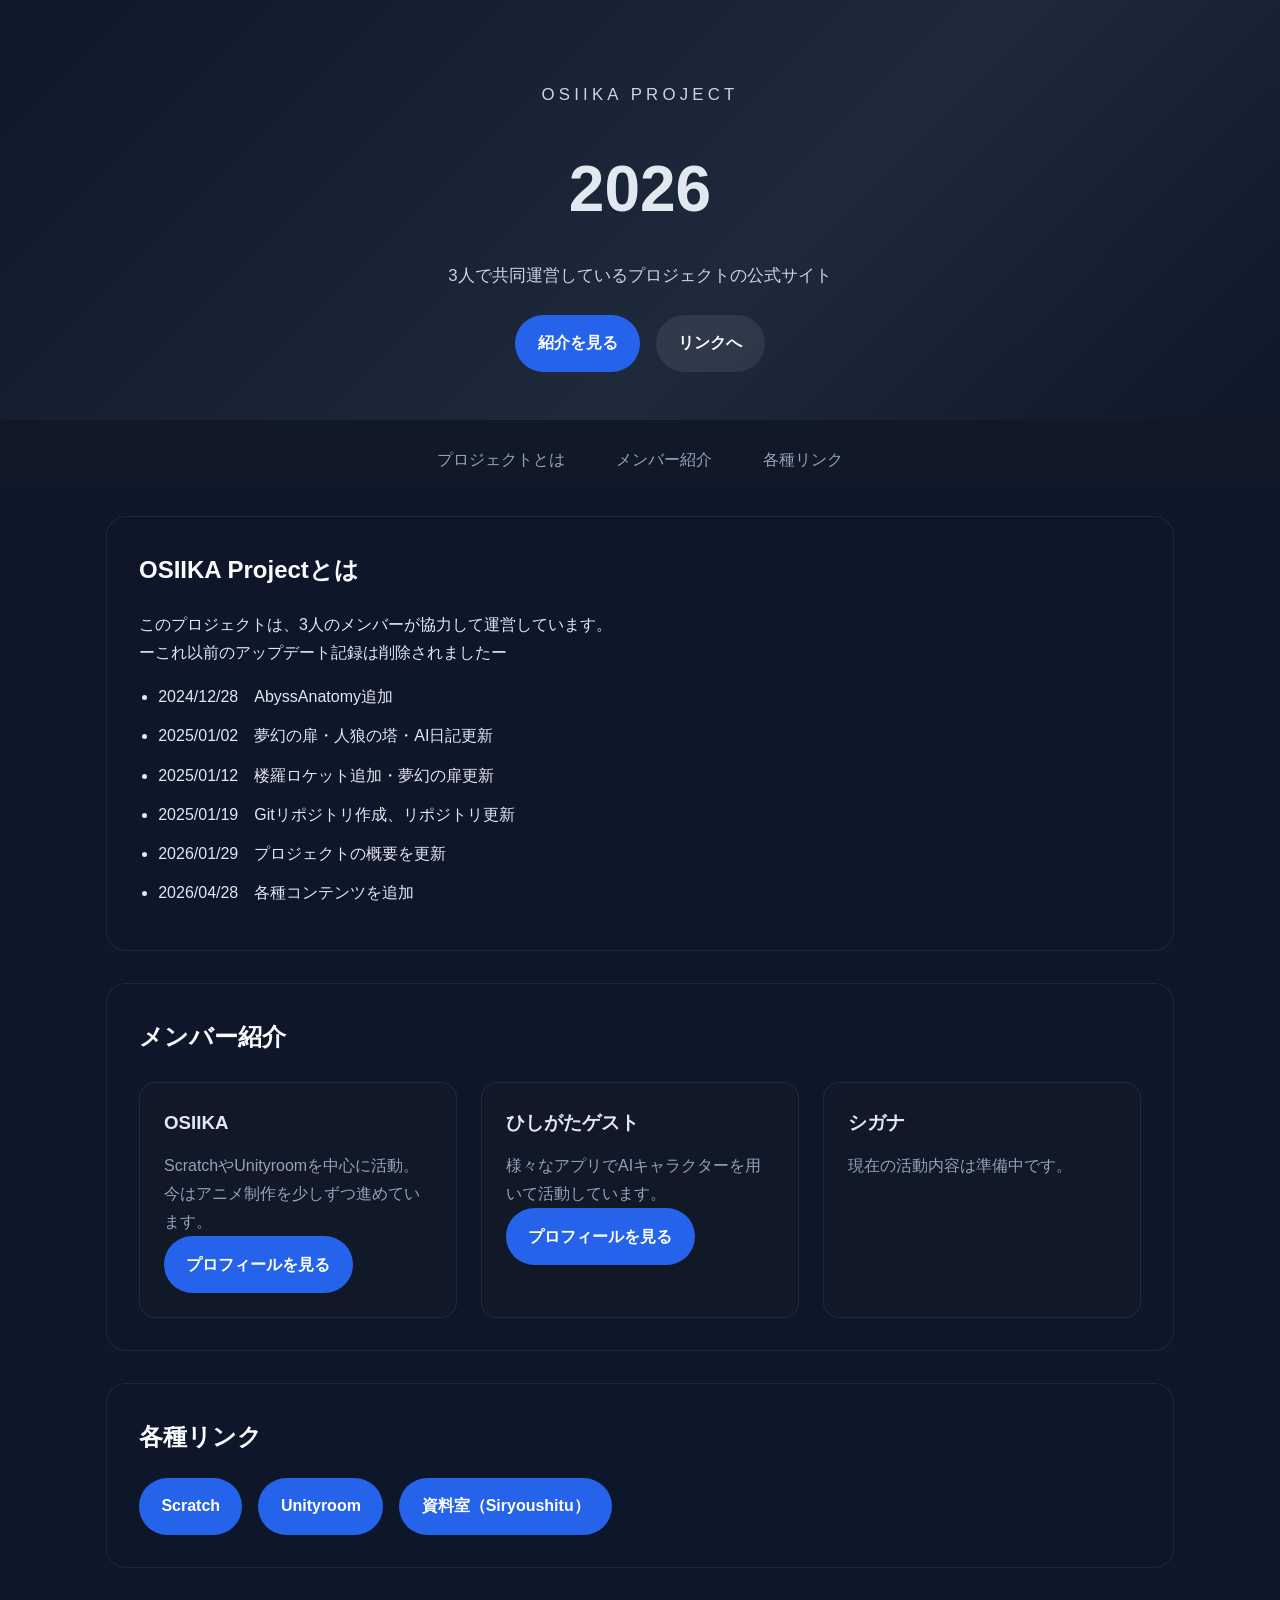
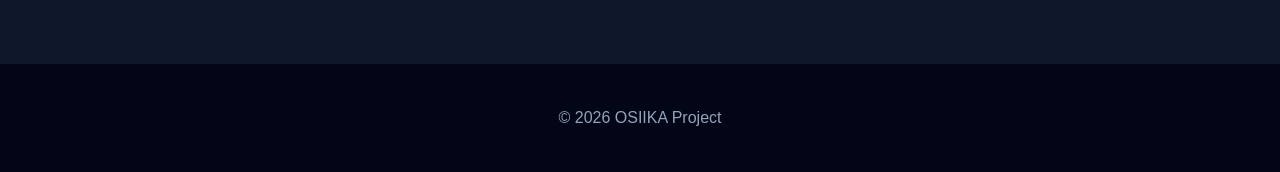
<file: index.html>
<!DOCTYPE html>
<html lang="ja">
<head>
    <meta charset="UTF-8">
    <meta name="viewport" content="width=device-width, initial-scale=1.0">
    <title>OSIIKA Project 2026</title>
    <link rel="stylesheet" href="stylesheet.css">
</head>
<body>
    <header class="hero">
        <div class="hero-content">
            <p class="eyebrow">OSIIKA Project</p>
            <h1>2026</h1>
            <p>3人で共同運営しているプロジェクトの公式サイト</p>
            <div class="hero-buttons">
                <a class="button-link" href="#about">紹介を見る</a>
                <a class="button-link button-secondary" href="#contact">リンクへ</a>
            </div>
        </div>
    </header>

    <nav class="page-nav">
        <a href="#about">プロジェクトとは</a>
        <a href="#members">メンバー紹介</a>
        <a href="#contact">各種リンク</a>
    </nav>

    <main class="container">
        <section id="about" class="section-card">
            <h2>OSIIKA Projectとは</h2>
            <p>
                このプロジェクトは、3人のメンバーが協力して運営しています。<br>
                ーこれ以前のアップデート記録は削除されましたー
            </p>
            <ul class="update-list">
                <li>2024/12/28　AbyssAnatomy追加</li>
                <li>2025/01/02　夢幻の扉・人狼の塔・AI日記更新</li>
                <li>2025/01/12　楼羅ロケット追加・夢幻の扉更新</li>
                <li>2025/01/19　Gitリポジトリ作成、リポジトリ更新</li>
                <li>2026/01/29　プロジェクトの概要を更新</li>
                <li>2026/04/28　各種コンテンツを追加</li>
            </ul>
        </section>

        <section id="members" class="section-card">
            <h2>メンバー紹介</h2>
            <div class="card-grid">
                <article class="card">
                    <h3>OSIIKA</h3>
                    <p>ScratchやUnityroomを中心に活動。今はアニメ制作を少しずつ進めています。</p>
                    <a class="button-link" href="OSIIKA.html">プロフィールを見る</a>
                </article>
                <article class="card">
                    <h3>ひしがたゲスト</h3>
                    <p>様々なアプリでAIキャラクターを用いて活動しています。</p>
                    <a class="button-link" href="HishigataGuest.html">プロフィールを見る</a>
                </article>
                <article class="card">
                    <h3>シガナ</h3>
                    <p>現在の活動内容は準備中です。</p>
                </article>
            </div>
        </section>

        <section id="contact" class="section-card">
            <h2>各種リンク</h2>
            <div class="link-grid">
                <a class="button-link" href="https://scratch.mit.edu/users/OSIIKA/" target="_blank" rel="noopener noreferrer">Scratch</a>
                <a class="button-link" href="https://www.unityroom.com/users/1qnpyg8ecboda50slzih" target="_blank" rel="noopener noreferrer">Unityroom</a>
                <a class="button-link" href="Siryoushitu.html">資料室（Siryoushitu）</a>
            </div>
        </section>
    </main>

    <footer>
        <p>&copy; 2026 OSIIKA Project</p>
    </footer>
</body>
</html>
</file>
<file: stylesheet.css>
:root {
    color-scheme: dark;
    font-family: "Segoe UI", Arial, sans-serif;
    background-color: #0f172a;
    color: #e2e8f0;
    line-height: 1.75;
}

* {
    box-sizing: border-box;
}

body {
    margin: 0;
    min-height: 100vh;
}

a {
    color: inherit;
}

.hero {
    background: linear-gradient(135deg, #0f172a 0%, #1e293b 60%, #0f172a 100%);
    padding: 4rem 1rem 3rem;
    text-align: center;
}

.hero-content {
    max-width: 900px;
    margin: 0 auto;
}

.eyebrow {
    text-transform: uppercase;
    letter-spacing: 0.25em;
    color: #60a5fa;
    margin-bottom: 1rem;
    font-size: 0.9rem;
}

.hero h1 {
    font-size: clamp(2.5rem, 5vw, 4.5rem);
    margin: 0;
}

.hero p {
    max-width: 720px;
    margin: 1rem auto 1.5rem;
    color: #cbd5e1;
    font-size: 1.05rem;
}

.hero-buttons {
    display: flex;
    flex-wrap: wrap;
    justify-content: center;
    gap: 1rem;
}

.page-nav {
    display: flex;
    justify-content: center;
    gap: 1.2rem;
    flex-wrap: wrap;
    padding: 1rem 1rem 0;
    background: #111827;
}

.page-nav a {
    color: #94a3b8;
    text-decoration: none;
    padding: 0.65rem 1rem;
    border-radius: 999px;
    transition: background 0.2s ease, color 0.2s ease;
}

.page-nav a:hover,
.page-nav a:focus-visible {
    background: rgba(148, 163, 184, 0.12);
    color: #ffffff;
}

.container {
    max-width: 1100px;
    margin: 0 auto;
    padding: 2rem 1rem 4rem;
}

.section-card {
    background: rgba(15, 23, 42, 0.88);
    border: 1px solid rgba(148, 163, 184, 0.12);
    border-radius: 1.25rem;
    padding: 2rem;
    margin-bottom: 2rem;
}

.section-card h2 {
    margin-top: 0;
    color: #f8fafc;
}

.update-list {
    padding-left: 1.2rem;
    margin: 1rem 0 0;
}

.update-list li {
    margin-bottom: 0.7rem;
}

.card-grid {
    display: grid;
    grid-template-columns: repeat(3, minmax(0, 1fr));
    gap: 1.5rem;
    margin-top: 1.5rem;
}

.card {
    background: #111827;
    border: 1px solid rgba(148, 163, 184, 0.12);
    border-radius: 1rem;
    padding: 1.5rem;
}

.card h3 {
    margin-top: 0;
    margin-bottom: 0.75rem;
    color: #e2e8f0;
}

.card p {
    margin: 0;
    color: #94a3b8;
}

.link-grid {
    display: flex;
    flex-wrap: wrap;
    gap: 1rem;
    align-items: center;
    margin-top: 1rem;
}

.button-link {
    display: inline-flex;
    align-items: center;
    justify-content: center;
    background: #2563eb;
    color: #fff;
    padding: 0.9rem 1.4rem;
    border-radius: 999px;
    text-decoration: none;
    font-weight: 600;
    transition: background 0.2s ease, transform 0.2s ease;
}

.button-link:hover,
.button-link:focus-visible {
    background: #1d4ed8;
    transform: translateY(-1px);
}

.button-secondary {
    background: rgba(255, 255, 255, 0.08);
    color: #f8fafc;
}

footer {
    text-align: center;
    padding: 1.5rem 1rem;
    color: #94a3b8;
    background: #020617;
}

@media (max-width: 920px) {
    .card-grid {
        grid-template-columns: 1fr;
    }
}

@media (max-width: 640px) {
    .hero {
        padding: 3rem 1rem 2.5rem;
    }

    .hero p {
        font-size: 1rem;
    }

    .hero-buttons {
        flex-direction: column;
    }

    .page-nav {
        padding-bottom: 1rem;
    }
}
</file>
